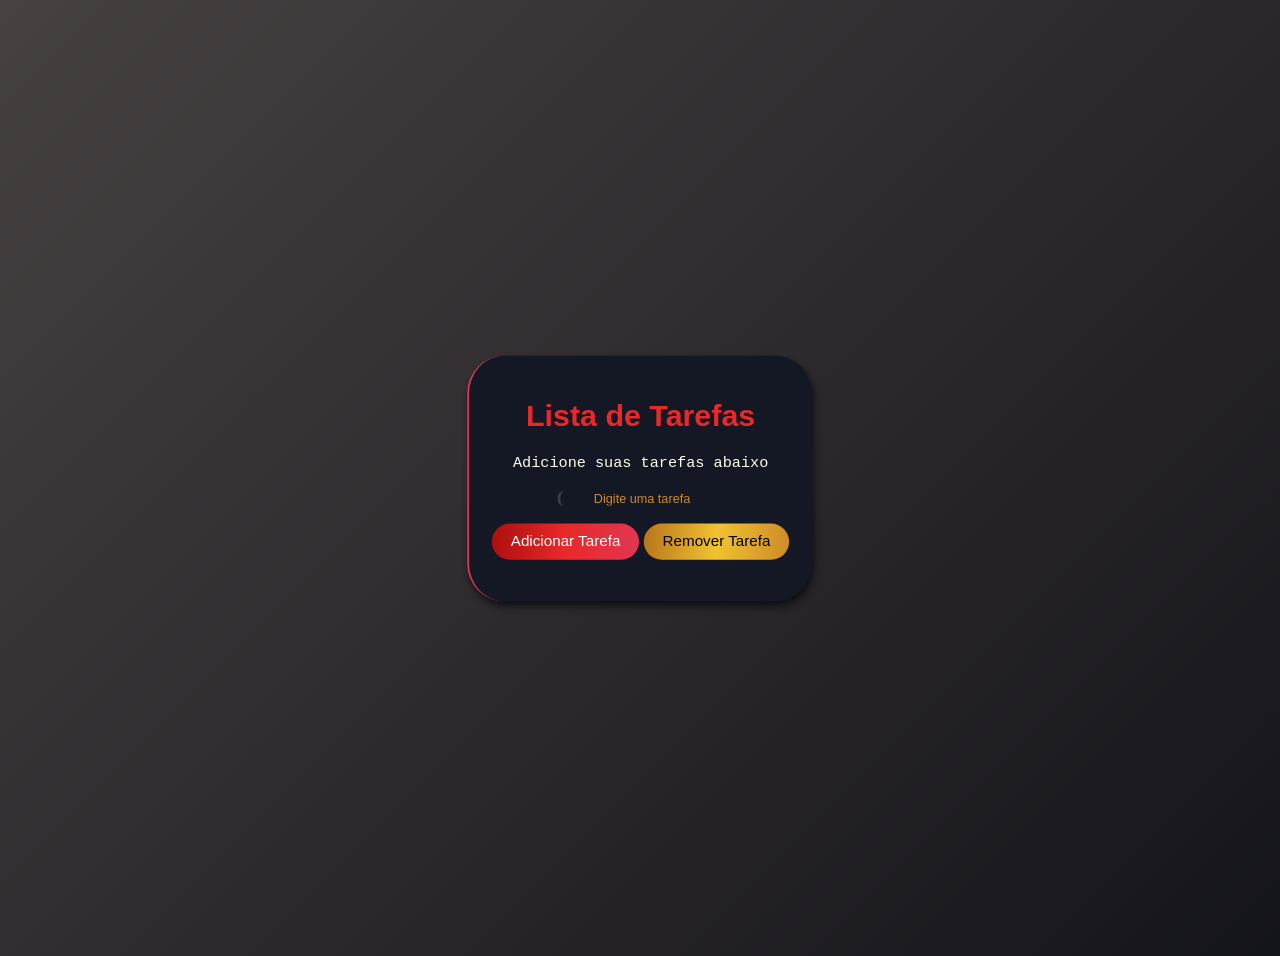
<file: Aula_29-04/index.html>
<!DOCTYPE html>
<html lang="pt">
<head>
    <meta charset="UTF-8">
    <meta name="viewport" content="width=device-width, initial-scale=1.0">
    <title>Lista de Tarefas</title>
    <meta name="description" content="Interface de teste">
    <meta name="author" content="Pedro Silveira">
    <link rel="stylesheet" href="./style.css">
</head>
<body>
    <div class="container">
        <h1>Lista de Tarefas</h1>
        <p>Adicione suas tarefas abaixo</p>
        <!-- <label for="digite">Digite uma tarefa:</label><br> -->
        <input id="digite" type="text" placeholder="Digite uma tarefa">
        <br><button onclick="tarefaAdd()" class="add">Adicionar Tarefa</button>
        <button onclick="tarefaDel()" class="new">Remover Tarefa</button>
        <p id="texto"></p>
    </div>

    <script src="./script.js"></script>
</body>
</html>
</file>
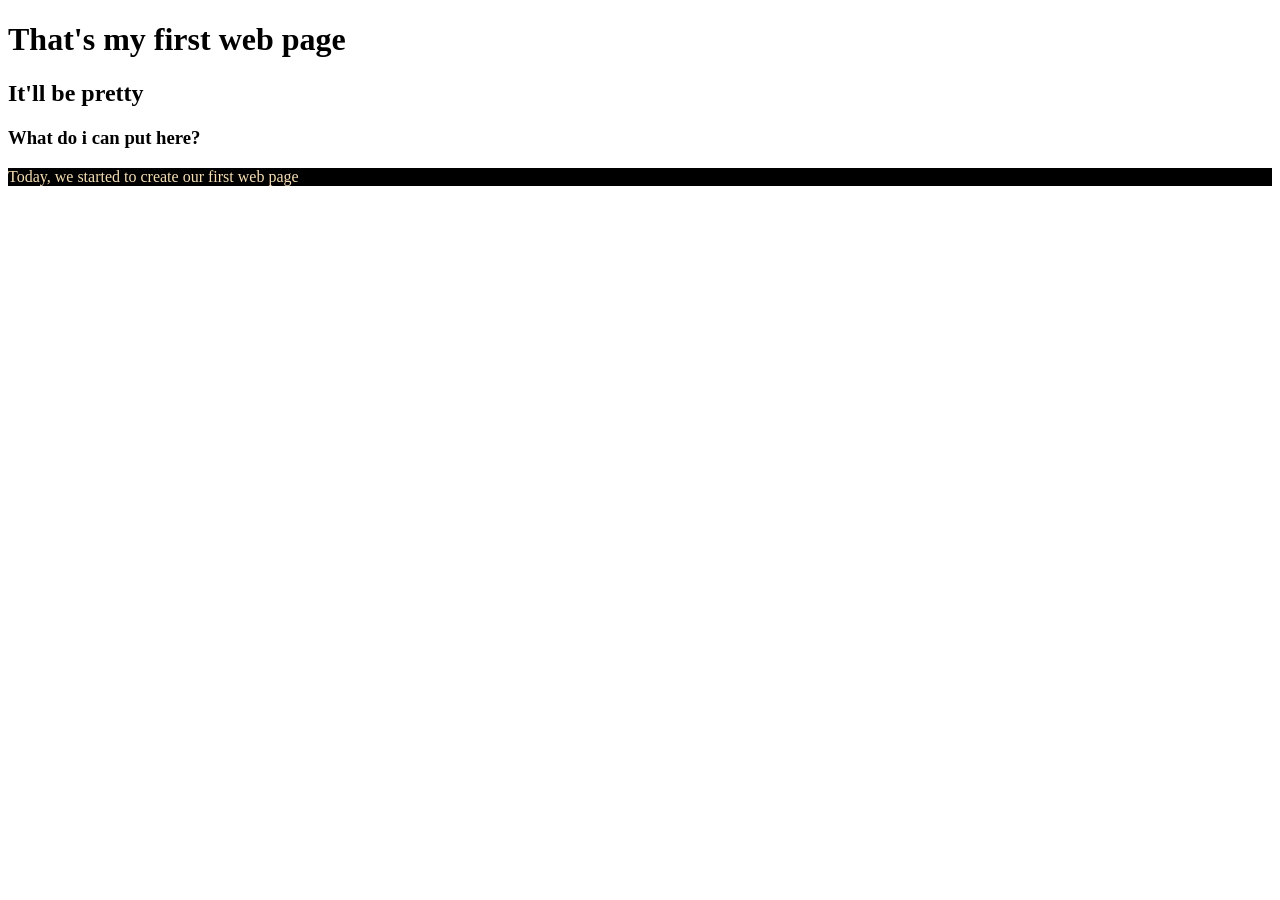
<file: Aula_HTML/index.html>
<!DOCTYPE html>
<html lang="pt">

<head>
    <meta charset="UTF-8">
    <meta name="viewport" content="width-content-width, initial-scale=1.0">
    <title>Aula 1</title>
</head>

<body>
    <h1>That's my first web page</h1>
    <h2>It'll be pretty</h2>
    <h3>What do i can put here?</h3>
    <p style="color: wheat; background-color: black;">Today, we started to create our first web page</p>
</body>

</html>
</file>
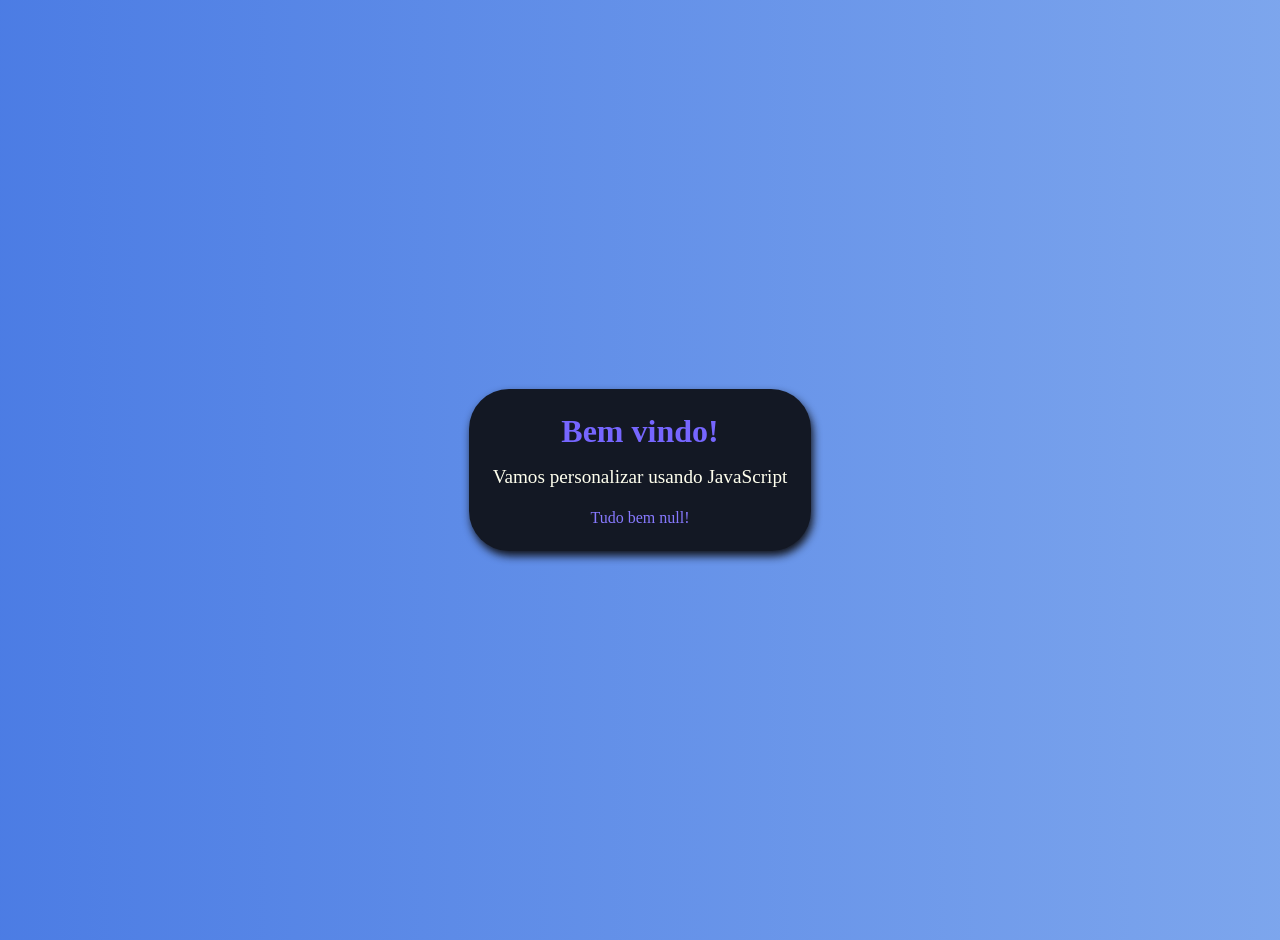
<file: Aula_JavaScript/index.html>
<!DOCTYPE html>
<html lang="pt">
<head>
    <meta charset="UTF-8">
    <meta name="viewport" content="width=device-width, initial-scale=1.0">
    <title>Teste Aula 1</title>
    <meta name="description" content="Interface de teste">
    <meta name="author" content="Pedro Silveira">
    <link rel="stylesheet" href="./style.css">
</head>
<body>
    <div class="container">
        <h1>Bem vindo!</h1>
        <p>Vamos personalizar usando JavaScript</p>
        <div class="saudacao" id="msgSdc">Tudo bem </div>
    </div>

    <script src="./script.js"></script>
</body>
</html>
</file>
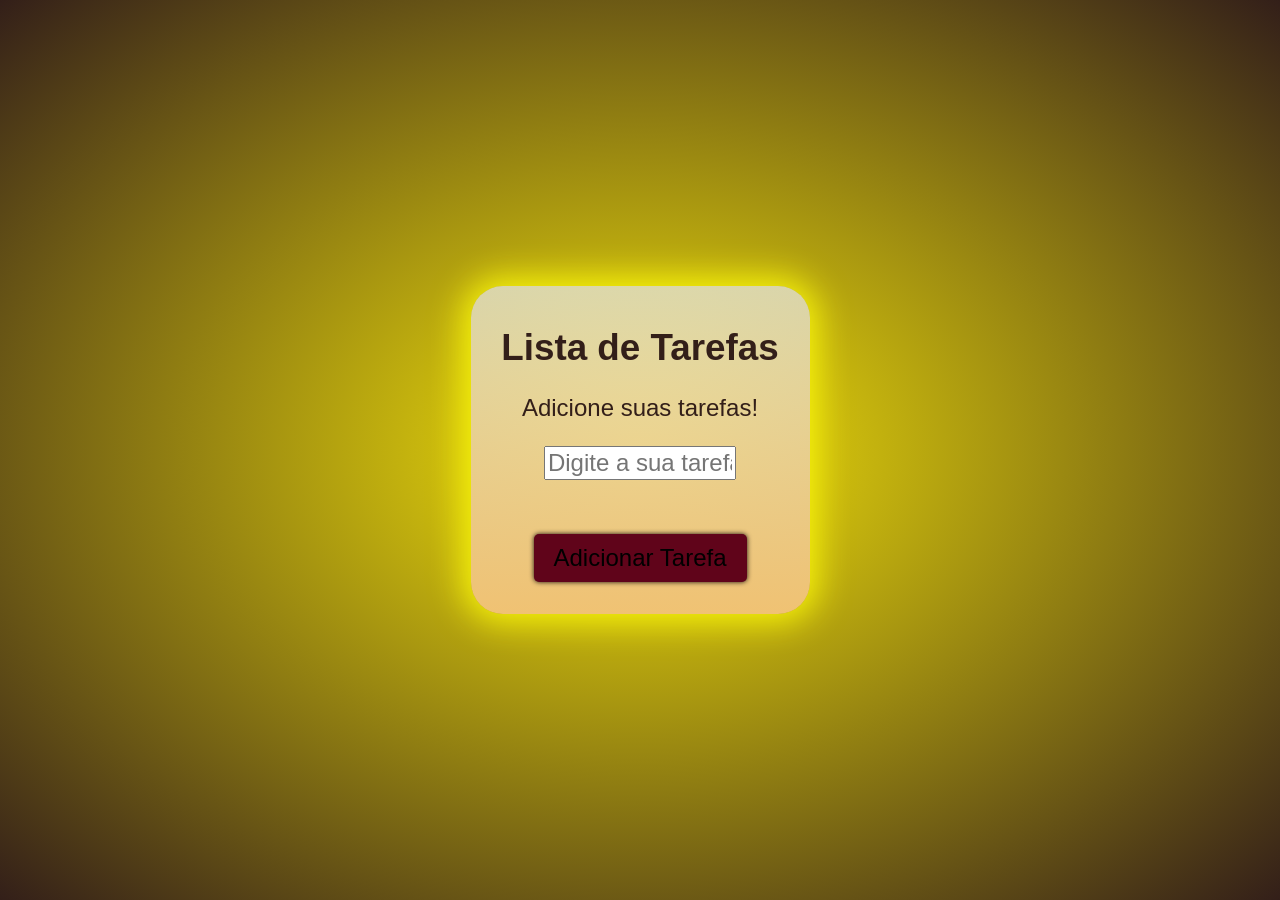
<file: Lista_Tarefas/index.html>
<!DOCTYPE html> <!-- Declara que este é um documento HTML5 padrão -->
<html lang="pt-BR"> <!-- Inicia o documento HTML e define o idioma como Português do Brasil -->



<head> <!-- A tag <head> guarda as configurações da página (informações que não aparecem na tela principal) -->
    <meta charset="UTF-8"> <!-- Permite que a página entenda acentos e caracteres especiais (ex: ç, ã) -->
    <meta name="viewport" content="width=device-width, initial-scale=1.0"> <!-- Faz com que a página se adapte bem a telas de celulares e tablets -->
    <title>Lista de Tarefas</title> <!-- É o título que vai aparecer na aba lá no topo do navegador -->
    <link rel="stylesheet" href="./style.css"> <!-- Conecta a página a um arquivo de estilos (CSS) para deixar o visual bonito -->
</head>

<body> <!-- Tudo que está dentro do <body> é o que o usuário realmente vai ver e interagir na tela -->
    
    <!-- Uma 'div' é como se fosse uma caixa invisível usada para agrupar e organizar os elementos -->
    <div class="container">
        
        <!-- <h1> é usado para o título principal e mais importante da página -->
        <h1>Lista de Tarefas</h1>
        
        <!-- <p> é usado para parágrafos de texto normal -->
        <p>Adicione suas tarefas!</p>

        
        <input type="text" id="inputTarefa" placeholder="Digite a sua tarefa">

        <p id="mensagem"></p>

        <button onclick="adicionarTarefa()">Adicionar Tarefa</button>

       
        
        
        
        <ol id="listaTarefas"></ol>
        
    </div>

    <!-- A tag <script> serve para conectar o nosso arquivo de códigos e lógicas (JavaScript) com esta estrutura (HTML). 
         Colocamos no final do <body> para garantir que toda a parte visual (HTML) seja carregada ANTES do JavaScript tentar interagir com ela. -->
    <script src="script.js"></script> 
</body>

</html>
</file>
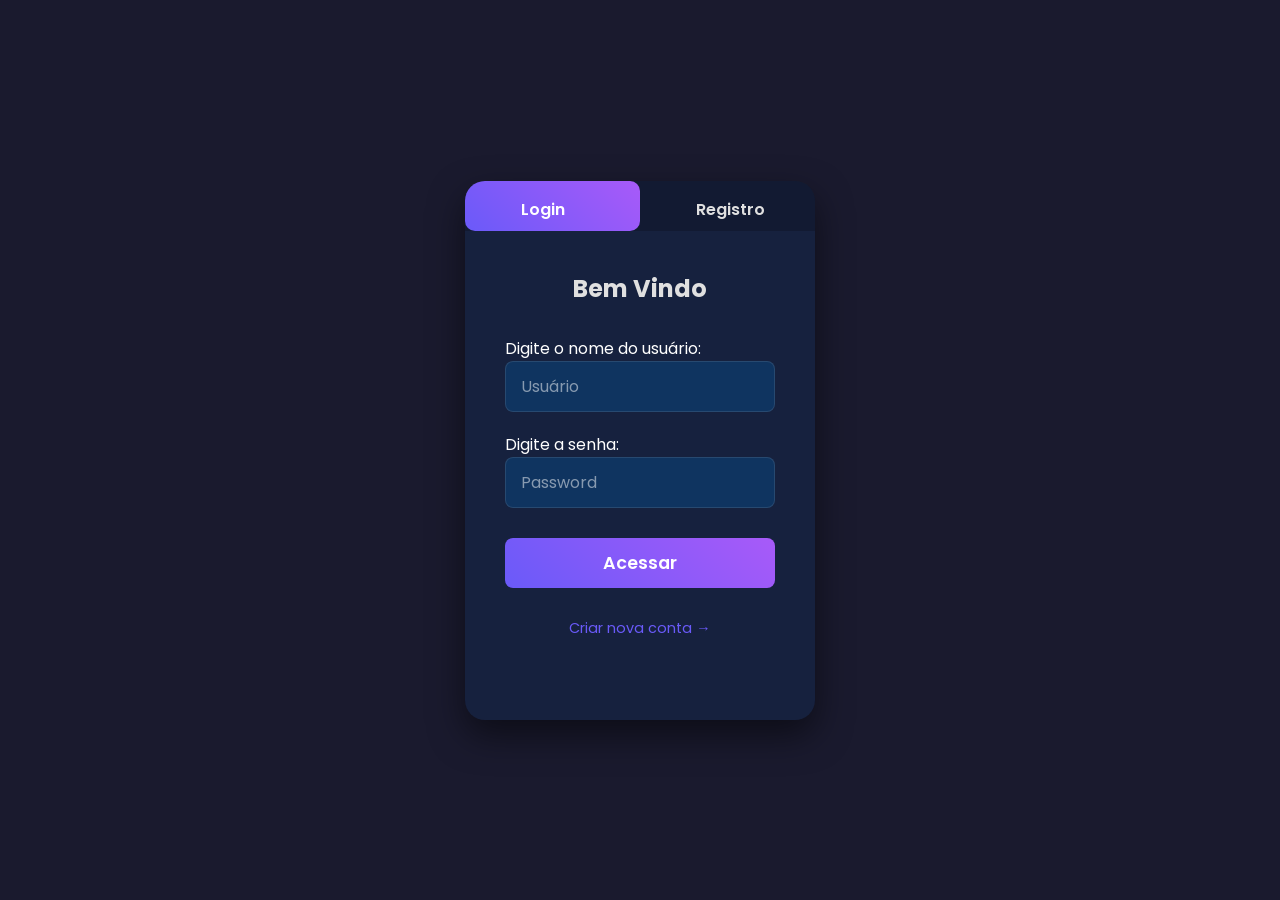
<file: LOGIN_EXEMPLO/index.html>
<!DOCTYPE html>
<html lang="pt-BR">

<head>
    <meta charset="UTF-8">
    <meta name="viewport" content="width=device-width, initial-scale=1.0">
    <title>Login e Registro Deslizante</title>
    <link rel="stylesheet" href="style.css">
</head>

<body>

    <div class="card">
        <div class="aba-box">
            <div class="aba-indicator" id="indicator"></div>
            <div class="aba-btn active" id="btn-login" onclick="abaForm('login')">Login</div>
            <div class="aba-btn" id="btn-register" onclick="abaForm('register')">Registro</div>
        </div>

        <div class="form-wrapper">
            <div class="form-slider" id="slider">

                <form id="form-login" onsubmit="event.preventDefault(); fazerLogin();">
                    <h2>Bem Vindo</h2>

                    <div class="input-group">
                        <label class="digSenha">Digite o nome do usuário:</label>
                        <input type="text" id="login-user" placeholder="Usuário">

                    </div>

                    <div class="input-group ativo">
                        <label class="digSenha">Digite a senha:</label>
                        <input type="password" id="login-pass" placeholder="Password">
                    </div>

                    <button type="submit" class="submit-btn">Acessar</button>
                    <a class="footer-link" onclick="abaForm('register')">Criar nova conta &rarr;</a>
                </form>

                <form id="form-register" onsubmit="event.preventDefault();">
                    <h2>Criar uma conta</h2>

                    <div class="input-group">
                        <input type="text" placeholder="Username">
                    </div>

                    <div class="input-group">
                        <input type="email" placeholder="Email">
                    </div>

                    <div class="input-group">
                        <input type="password" placeholder="Password">
                    </div>

                    <button type="submit" class="submit-btn">Registro</button>
                    <a class="footer-link" onclick="abaForm('login')">&larr; Volta para o login</a>

                    <aside></aside>
                </form>

            </div>
        </div>
    </div>

    <script src="script.js"></script>
</body>

</html>
</file>
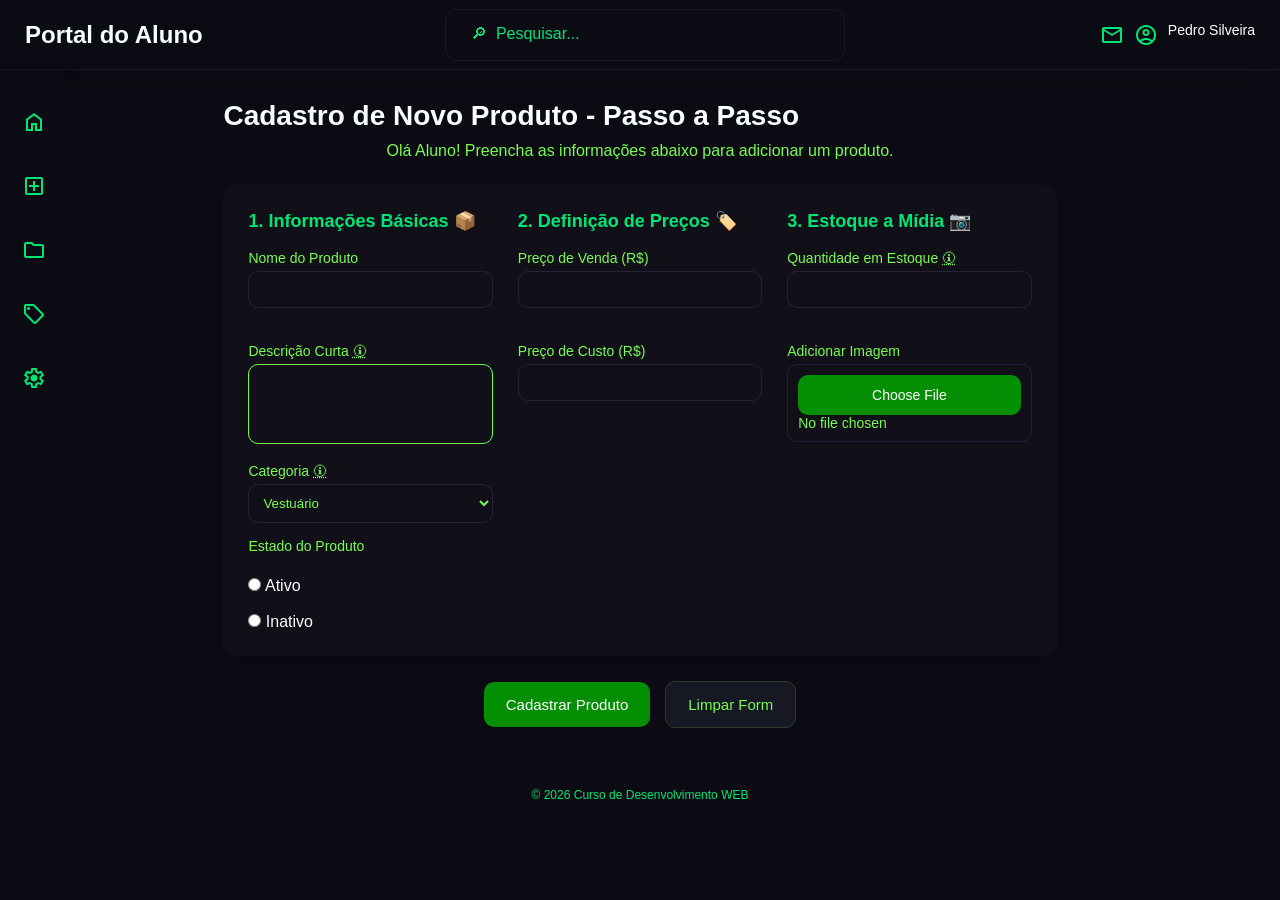
<file: MODELO_Pagina/index.html>
<!DOCTYPE html>
<html lang="pt">
<head>
    <meta charset="UTF-8">
    <meta name="viewport" content="width=device-width, initial-scale=1.0">
    <title>Tela de cadastro</title>
    <link href="https://fonts.googleapis.com/css2?family=Material+Symbols+Outlined" rel="stylesheet">
    <link rel="stylesheet" href="./style.css">
</head>
<body>
    <header class="cima">
        <div class="titulo_cima">Portal do Aluno</div>

        <input class="busca" type="text" id="buscar" placeholder="🔎︎  Pesquisar...">
        <div class="user">
            <div class="icone">mail</div>
            <div class="icone">account_circle</div>
            <p class="nome_aluno">Pedro Silveira</p>
        </div>
    </header>

    <aside class="aba_lateral">
        <div class="menu" onclick="aba('inicio')">
            <div class="icone">home</div>
            <h4 class="nome_menu">Início</h4>
        </div>

        <div class="menu" onclick="aba('c_produtos')">
            <div class="icone">add_box</div>
            <h4 class="nome_menu">Cadastrar produtos</h4>
        </div>

        <div class="menu" onclick="aba('m_produtos')">
            <div class="icone">folder</div>
            <h4 class="nome_menu">Meus Produtos</h4>
        </div>

        <div class="menu" onclick="aba('precos')">
            <div class="icone">sell</div>
            <h4 class="nome_menu">Preços</h4>
        </div>

        <div class="menu" onclick="aba('config')">
            <div class="icone">settings</div>
            <h4 class="nome_menu">Configurações</h4>
        </div>
    </aside>
    
    <main class="principal">
        <section id="inicio" style="display: none;">
            <h1>Olá, bem vindo!</h1>
        </section>

        <section id="c_produtos">
            <h1 class="cadastro">Cadastro de Novo Produto - Passo a Passo</h1>
            <p class="subt">Olá Aluno! Preencha as informações abaixo para adicionar um produto.</p>
            
            <div class="tela_cadastro">
                <div class="form">
                    <h2 class="titulo_info">1. Informações Básicas 📦</h2>
                    <label class="labels">Nome do Produto</label>
                    <input id="nome_prod" class="ipt" type="text">
                    <label class="labels">
                        Descrição Curta 
                        <abbr title="Descreva o produto em poucas palavras"> 🛈</abbr>
                    </label>
                    <textarea id="txt_area" class="txt"></textarea>
                    <label class="labels">
                        Categoria 
                        <abbr title="Selecione o tipo do produto"> 🛈</abbr>
                    </label>
                    <select id="selec" class="slct">
                        <option value="Vestuário">Vestuário</option>
                        <option value="Eletrônicos">Eletrônicos</option>
                        <option value="Alimentos">Alimentos</option>
                    </select>
                    <label class="labels">Estado do Produto</label><br>
                    <input id="rad_opt" class="ipt_radio" type="radio" value="Ativo" id="p1" name="atv">
                    <label ipt_radio for="p1">Ativo</label><br>
                    <br>
                    <input id="rad_opt2" class="ipt_radio" type="radio" value="Inativo" id="p2" name="atv">
                    <label for="p2">Inativo</label>
                </div>


                <div class="form">
                    <h2 class="titulo_info">2. Definição de Preços 🏷️</h2>
                    <label class="labels">Preço de Venda (R$)</label>
                    <input id="preco_venda" class="ipt" type="number">
                    <label class="labels">Preço de Custo (R$)</label>
                    <input id="preco_custo" class="ipt" type="number">
                </div>


                <div class="form">
                    <h2 class="titulo_info">3. Estoque a Mídia 📷</h2>
                    <label class="labels">
                        Quantidade em Estoque
                        <abbr title="Quantidade registrada deste produto no Estoque"> 🛈</abbr>
                    </label>
                    <input id="qtd" class="ipt" type="number">
                    <label class="labels">Adicionar Imagem</label>
                    <input class="up_img" type="file" accept="image/*">
                </div>
            </div>

            <div class="btn">
                <button class="bt1" onclick="cadastrar()">Cadastrar Produto</button>
                <button class="bt2" onclick="limpar()">Limpar Form</button>
            </div>
            <p id="mensagem"></p>
        </section>


        <section id="m_produtos" style="display: none;">
            <h1>Produtos cadastrados</h1>
            <div class="abas">
                <button onclick="filtrar('Todos')">Todos</button>
                <button onclick="filtrar('Vestuário')"> Vestuário</button>
                <button onclick="filtrar('Eletrônicos')">Eletrônicos</button>
                <button onclick="filtrar('Alimentos')">Alimentos</button>
            </div>

            <table>
                <thead>
                    <tr>
                        <th>Nome</th>
                        <th>Categoria</th>
                        <th>Preço</th>
                        <th>Quantidade</th>
                    </tr>
                </thead>
                <tbody id="lista_prod"></tbody>
            </table>

        </section>

        <section id="precos" style="display: none;">
            <h1>Olá, esta é a aba de preços</h1>
        </section>


        <section id="config" style="display: none;">
            <h1>Olá, aba de Configurações</h1>
        </section>
    </main>

    
    <footer>© 2026 Curso de Desenvolvimento WEB</footer>
    <script src="./script.js"></script>
</body>
</html>
</file>
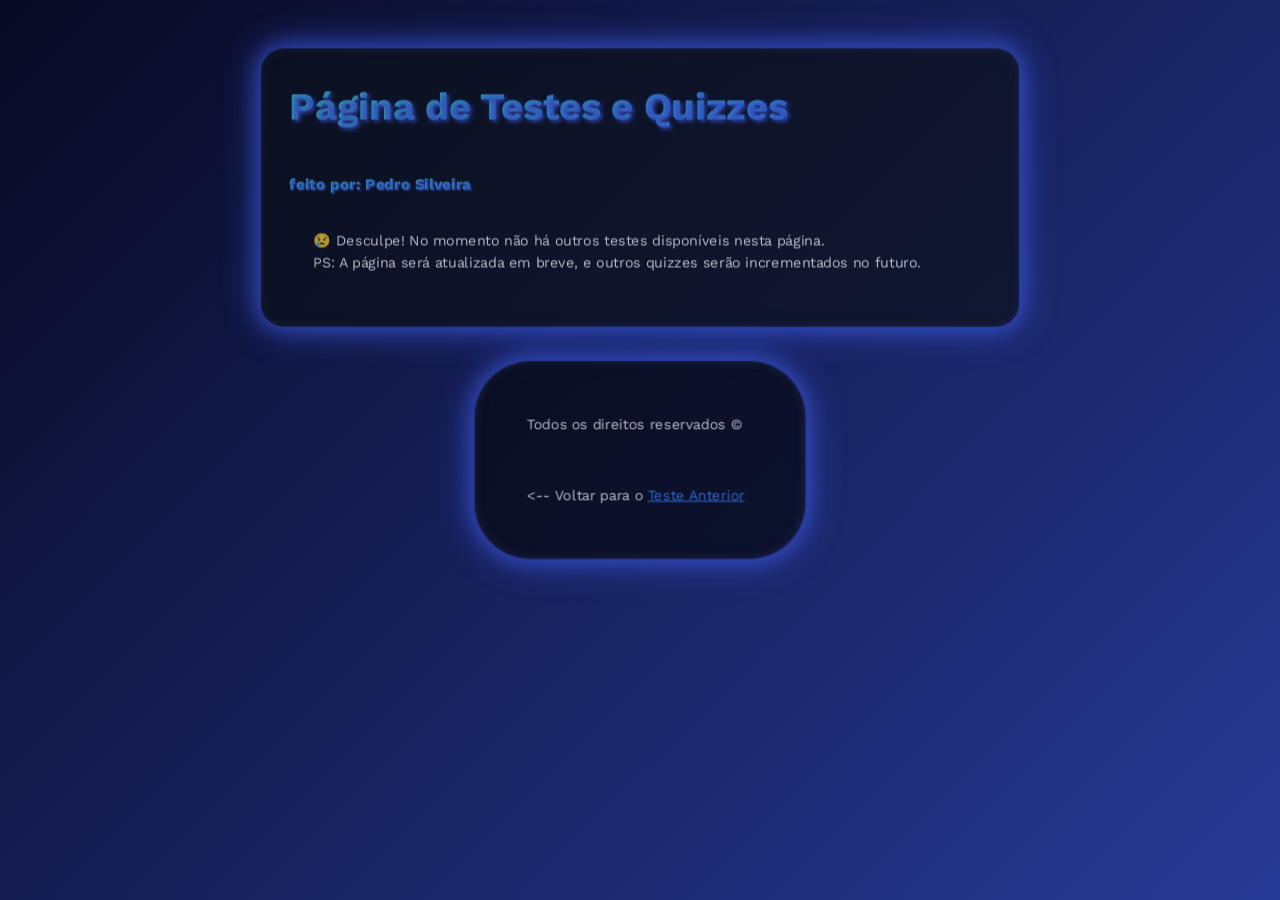
<file: ATV1_HTML/page1.html>
<!DOCTYPE html>
<html lang="pt">
<head>
    <meta charset="UTF-8">
    <meta name="viewport" content="width=device-width, initial-scale=1.0">
    <title>Pág. 1</title>
    <meta name="description" content="Página de testes">
    <meta name="author" content="Pedro Silveira">
    <link rel="stylesheet" href="./style2.css">
</head>
<body>
    <section>
        <h1>Página de Testes e Quizzes</h1><br>
        <h4>feito por: <strong>Pedro Silveira</strong></h4>
        <p>😢 Desculpe! No momento não há outros testes disponíveis nesta página.<br> PS: A página será atualizada em breve, e outros quizzes serão incrementados no futuro.</p>

    </section>
</body>
<footer>
    <section class="footer">
        <p>Todos os direitos reservados ©</p>
        <p> <-- Voltar para o <a class="voltar" href="./index.html" target="_blank">Teste Anterior</a></p>
    </section>
</footer>
</html>
</file>
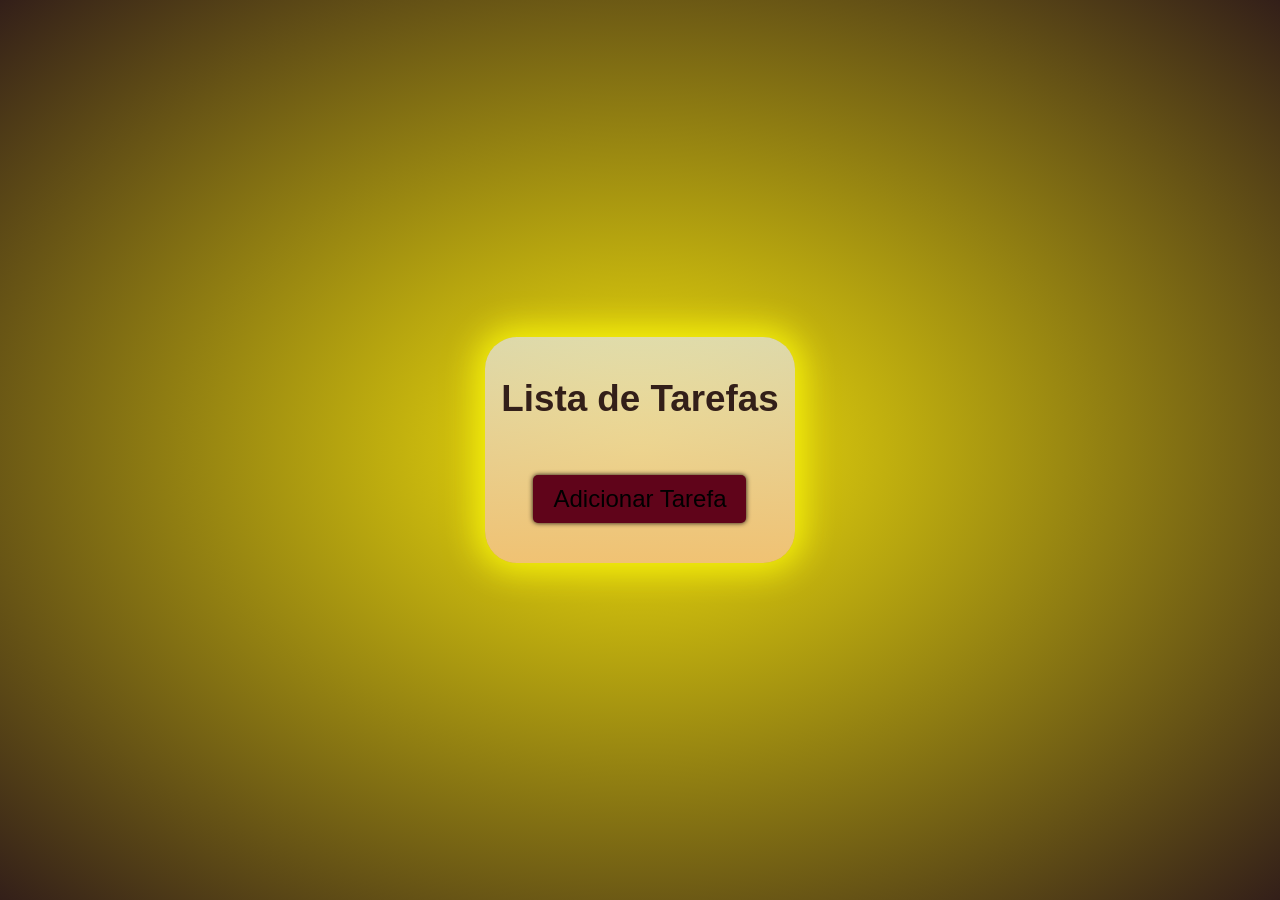
<file: Lista_Tarefas/nova_aba.html>
<!DOCTYPE html> <!-- Declara que este é um documento HTML5 padrão -->
<html lang="pt-BR"> <!-- Inicia o documento HTML e define o idioma como Português do Brasil -->



<head> <!-- A tag <head> guarda as configurações da página (informações que não aparecem na tela principal) -->
    <meta charset="UTF-8"> <!-- Permite que a página entenda acentos e caracteres especiais (ex: ç, ã) -->
    <meta name="viewport" content="width=device-width, initial-scale=1.0"> <!-- Faz com que a página se adapte bem a telas de celulares e tablets -->
    <title>Lista de Tarefas</title> <!-- É o título que vai aparecer na aba lá no topo do navegador -->
    <link rel="stylesheet" href="./style.css"> <!-- Conecta a página a um arquivo de estilos (CSS) para deixar o visual bonito -->
</head>

<body> <!-- Tudo que está dentro do <body> é o que o usuário realmente vai ver e interagir na tela -->
    
    <!-- Uma 'div' é como se fosse uma caixa invisível usada para agrupar e organizar os elementos -->
    <div class="container">
        
        <!-- <h1> é usado para o título principal e mais importante da página -->
        <h1>Lista de Tarefas</h1>
        
        <!-- <p> é usado para parágrafos de texto normal -->
        
        <p id="mensagem"></p>

        <button onclick="criarTarefa()">Adicionar Tarefa</button>
        <p id="mensagem"></p>
        <ol id="listaValores"></ol>
        
    </div>

    <!-- A tag <script> serve para conectar o nosso arquivo de códigos e lógicas (JavaScript) com esta estrutura (HTML). 
         Colocamos no final do <body> para garantir que toda a parte visual (HTML) seja carregada ANTES do JavaScript tentar interagir com ela. -->
    <script src="aba_2.js"></script> 
</body>

</html>
</file>
<file: Aula_29-04/style.css>
body {
    font-family: Verdana, Geneva, Tahoma, sans-serif;
    background: linear-gradient(135deg, #474141 , #14141b);
    padding: 20px;
    align-items: center;
    display: flex;
    height: 100vh;
    justify-content: center;
    color: rgba(255, 254, 249, 0.986);
}

.container {
    align-items: center;
    justify-content: center;
    background-color: rgb(19, 24, 36);
    padding: 1.5rem;
    border-radius: 40px;
    box-shadow: 2px 5px 8px #0e0e11f3;
    transform: scale(0.95);
    border-left: solid 2px #e03753;
}

.container:hover {
    box-shadow: 0 4px 15px #36070f;
    animation: jump 0.4s ease-out;
}

@keyframes jump {
    0% {transform: scale(0.95);}
    90% {transform: scale(1);}
    100% {transform: scale(0.98);}
}

h1 {
    color: #e92929;
    text-align: center;
}

p {
    font-family: 'Times New Roman', Times, serif;
    font-size: 1.2rem;
    color: rgb(255, 253, 235);
    text-align: center;
    margin-bottom: 20px;
}

button.add {
    background: linear-gradient(95deg, #ac0e0e, #e92929, #e03753);
    color: white;
    border: none;
    padding: 10px 20px;
    border-radius: 45px;
    cursor: pointer;
    font-size: 1rem;
    /* display: block;
    margin: 0 auto; */
}

button.add:hover {
    background: linear-gradient(95deg, #080808, #1f1f22, #101414);
    color: #ac0e0e;
    box-shadow: 0 4px 15px #fd5353;
    transform: translateY(-0.8px);
}

button.new {
    background: linear-gradient(95deg, #b8741b, #f0c331, #ce8a25);
    color: rgb(0, 0, 0);
    border: none;
    padding: 10px 20px;
    border-radius: 45px;
    cursor: pointer;
    font-size: 1rem;
    /* display: block;
    margin: 0 auto; */
}

button.new:hover {
    background: linear-gradient(95deg, #080808, #1f1f22, #101414);
    color: #f0c331;
    box-shadow: 0 4px 15px #ce8a25;
    transform: translateY(-0.8px);
}

p {
    font-family: 'Courier New', Courier, monospace;
    font-size: 1rem;
}

input {
    display: block;
    margin: 0 auto;
    border-radius: 25px;
    background-color: rgb(19, 24, 36);
    border: none;
    border-left: solid 3px rgb(57, 65, 66);
    color: #fefff9;
}

input::placeholder {
    text-align: center;
    color: #ce8a25;
}
</file>
<file: Aula_JavaScript/style.css>
* {
    margin: 0;
    padding: 0;
}

body {
    font-family: 'Times New Roman', Times, serif;
    background: linear-gradient(to left, #dcf8ffee, #3f73e2ee);
    padding: 20px;
    background-size: 300% 300%;
    align-items: center;
    display: flex;
    height: 100vh;
    justify-content: center;
    color: rgba(255, 254, 249, 0.986);
}

.container {
    align-items: center;
    background-color: rgb(19, 24, 36);
    padding: 1.5rem;
    border-radius: 40px;
    box-shadow: 2px 5px 8px #0e0e11f3;
}

h1 {
    color: rgb(118, 102, 255);
    text-align: center;
}

p {
    text-align: center;
    color: rgb(255, 255, 238);
    font-size: 1.2rem;
    margin-top: 1rem;
}

.saudacao {
    color: rgb(135, 121, 255);
    margin-top: 1.3rem;
    text-align: center;
}
</file>
<file: Lista_Tarefas/style.css>
body {
    font-family: Arial, sans-serif;
    display: flex;
    justify-content: center;
    align-items: center;
    height: 100vh;
    margin: 0;
    background:radial-gradient(#f6e60a, #331F19) ;
}
.container {
    text-align: center;
    background:linear-gradient(#e4e4dfbf, #f0c273) ;
    padding: 1rem;
    border-radius: 2rem;
    box-shadow: 0rem 0rem 2rem 0.5rem #f6f20a;
}

h1 {
    color: #331F19;
    font-size: 2.3em;
}

p {
    color: #331F19;
    font-size: 1.5em;

}

input[type="text"]  {
    font-size: 1.5rem;
    width: 60%;
 

}

.parHga {
    
    color: #191933;
    font-size: 1.7rem;
}


button {
    background-color: #60041A;
    transition: background-color 0.3s ease;
  
    padding: 0.7rem 2rem;
    margin-top: 30px;   
    padding: 10px 20px;

    border: none;
    border-radius: 5px;
    box-shadow: #160d0a 0px 0px 5px;
    cursor: pointer;
    font-size: 1.5em;
  

    
}
button:hover {
    background-color: #fda335;
}

.botao-ativo {
    background-color: #041660;

}body {
    font-family: Arial, sans-serif;
    display: flex;
    justify-content: center;
    align-items: center;
    height: 100vh;
    margin: 0;
    background:radial-gradient(#f6e60a, #331F19) ;
}
.container {
    text-align: center;
    background:linear-gradient(#e4e4dfbf, #f0c273) ;
    padding: 1rem;
    border-radius: 2rem;
    box-shadow: 0rem 0rem 2rem 0.5rem #f6f20a;
}

h1 {
    color: #331F19;
    font-size: 2.3em;
}

p {
    color: #331F19;
    font-size: 1.5em;

}

input[type="text"]  {
    font-size: 1.5rem;
    width: 60%;
 

}

.parHga {
    
    color: #191933;
    font-size: 1.7rem;
}


button {
    background-color: #60041A;
    transition: background-color 0.3s ease;
  
    padding: 0.7rem 2rem;
    margin-top: 30px;   
    padding: 10px 20px;

    border: none;
    border-radius: 5px;
    box-shadow: #160d0a 0px 0px 5px;
    cursor: pointer;
    font-size: 1.5em;
  

    
}
button:hover {
    background-color: #fda335;
}

.botao-ativo {
    background-color: #041660;

}
</file>
<file: LOGIN_EXEMPLO/style.css>
@import url('https://fonts.googleapis.com/css2?family=Poppins:wght@300;400;500;600;700&display=swap');

:root {
    --primary-color: #6a5af9;
    --secondary-color: #f2f2f2;
    --bg-color: #1a1a2e;
    --card-bg: #16213e;
    --text-color: #e0e0e0;
    --input-bg: #0f3460;
    --btn-text: #fff;
}

* {
    margin: 0;
    padding: 0;
    box-sizing: border-box;
    font-family: 'Poppins', sans-serif;
}

body {
    display: flex;
    justify-content: center;
    align-items: center;
    min-height: 100vh;
    background: var(--bg-color);
}

.card {
    width: 350px;
    background: var(--card-bg);
    border-radius: 20px;
    box-shadow: 0 15px 35px rgba(0, 0, 0, 0.5);
    overflow: hidden; 
}

.aba-box {
    
    position: relative;
    width: 100%;
    height: 50px;
    display: flex;
    background: rgba(0,0,0,0.2);
    
}

.aba-btn {
    width: 50%;
    height: 100%;
    background: transparent;
    border: none;
    color: var(--text-color);
    font-size: 1rem;
    font-weight: 600;
    cursor: pointer;
    z-index: 1; 
    transition: color 0.3s ease;
    padding:  1rem 3.5rem;
}

.aba-btn.active {
    color: var(--btn-text);
}

.aba-indicator {
    position: absolute;
    top: 0;
    left: 0;
    width: 50%;
    height: 100%;
    background: linear-gradient(45deg, var(--primary-color), #a85af9);
    border-radius: 10px;
    transition: transform 0.5s cubic-bezier(0.68, -0.55, 0.27, 1.55);
    z-index: 0;
}

.form-wrapper {
    width: 100%;
    overflow: hidden;
}

.form-slider {
    display: flex;
    width: 200%; 
    transition: transform 0.5s ease-in-out;
}

form {
    width: 50%; 
    padding: 40px;
    display: flex;
    flex-direction: column;
    gap: 20px;
}

form h2 {
    color: var(--text-color);
    text-align: center;
    margin-bottom: 10px;
}

.input-group {
    position: relative;
}

.input-group input {
    width: 100%;
    padding: 12px 15px;
    background: var(--input-bg);
    border: 1px solid rgba(255,255,255,0.1);
    border-radius: 8px;
    color: var(--text-color);
    font-size: 1rem;
    outline: none;
}

.input-group input::placeholder {
    color: rgba(255,255,255,0.5);
}

.input-group.ativo label {
    opacity: 1;
    
}

.digSenha {

    font-size: 1rem;
    color: #ffffff;
}

.submit-btn {
    padding: 12px;
    background: linear-gradient(45deg, var(--primary-color), #a85af9);
    border: none;
    border-radius: 8px;
    color: var(--btn-text);
    font-size: 1.1rem;
    font-weight: 600;
    cursor: pointer;
    transition: transform 0.2s, box-shadow 0.2s;
    margin-top: 10px;
}

.submit-btn:hover {
    transform: translateY(-2px);
    box-shadow: 0 5px 15px rgba(106, 90, 249, 0.4);
}

.footer-link {
    text-align: center;
    margin-top: 10px;
    font-size: 0.9rem;
    color: var(--primary-color);
    cursor: pointer;
    text-decoration: none;
}

.footer-link:hover {
    text-decoration: underline;
}
</file>
<file: MODELO_Pagina/style.css>
* {
    margin: 0;
    padding: 0;
    box-sizing: border-box;
}

body {
    font-family: Arial, Helvetica, sans-serif;
    background-color: #0c0b13;
    color: #f7ffff;
    background-size: auto;
}

.icone {
    font-family: 'Material Symbols Outlined';
    font-size: 24px;
    color: #00e676;
}


.cima {
    background-color: #0b0b14ef;
    height: 70px;
    display: flex;
    align-items: center;
    justify-content: space-between;
    padding: 0 25px;
    border-bottom: 1px solid #9d93f51a;
    box-shadow:0 4px 20px rgba(8, 12, 20, 0.137)
}

.titulo_cima {
    width: 180px;
    font-size: 24px;
    font-weight: bold;
}

.busca {
    width: 400px;
    height: 40px;
    display: flex;
    align-content: center;
    background-color: transparent;
    border: 1px solid #9d93f51a;
    border-radius: 12px;
    outline: none;
    padding: 25px;
    color: #e7ffae;
}

.busca::placeholder {
    text-align: justify;
    color: #00e676;
    font-size: 16px;
}

.user {
    width: 170px;
    display: flex;
    align-items: center;
    justify-content: flex-end;
    gap: 10px;
}

.nome_aluno {
    font-size: 14px;
}

.aba_lateral{
    width:62px;
    height: 800px;
    background:#0b0b14ef;
    padding-top:20px;
    transition: 0.8s;
    overflow:hidden;
    box-shadow:0 4px 20px rgba(6, 8, 15, 0.17);
    position: absolute;
}

.aba_lateral:hover{
    width:230px;
}

.menu{
    display:flex;
    align-items:center;
    gap:18px;
    padding:18px 22px;
    cursor:pointer;
    transition:.25s;
    color:#00e676;
    white-space:nowrap;
}

.menu:hover{
    background:#142510e5;
}

.menu_inicio{
    display:flex;
    align-items:center;
    gap:18px;
    padding:18px 22px;
    cursor:pointer;
    transition:.25s;
    color:#00e676;
    background:rgba(12, 82, 21, 0.267);
    border-left:4px solid #048f04;
}


.principal {
    flex: 1;
    display: flex;
    padding: 30px;
    align-items: center;
    flex-direction: column;
}


.cadastro {
    font-size: 28px;
    margin-bottom: 8px;
    width: 100%;
    max-width: 1000px;
}

.subt {
    color: #78fc50;
    margin-bottom: 25px;
    width: 100%;
    max-width: 1000px;
}

.tela_cadastro {
    width: 100%;
    max-width: 1000px;
    background-color: #13141daf;
    border-radius: 12px;
    padding: 25px;
    display: flex;
    gap: 25px;
    box-shadow:0 4px 20px rgba(6, 8, 15, 0.17);
}

.form {
    flex: 1;
}


.titulo_info {
    font-size: 18px;
    margin-bottom: 18px;
    color: #00e676;
}

.labels {
    color: #78fc50;
    display: block;
    margin-bottom: 5px;
    font-size: 14px;
}

.ipt {
    background-color: transparent;
    color: #78fc50;
    width: 100%;
    max-width: 1000px;
    padding: 10px;
    margin-bottom: 35px;
    border: 1px solid #918bc727;
    border-radius: 10px;
    outline: none;
}

.ipt_radio {
    accent-color: #78fc50;
    cursor: pointer;
}

.txt {
    background-color: transparent;
    color: #78fc50;
    width: 100%;
    max-width: 1000px;
    height: 80px;
    padding: 10px;
    margin-bottom: 15px;
    border: 1px solid #78fc50;
    border-radius: 10px;
    outline: none;
    resize: none;
}


.slct {
    background-color: transparent;
    color: #78fc50;
    width: 100%;
    max-width: 1000px;
    padding: 10px;
    margin-bottom: 15px;
    border: 1px solid #918bc727;
    border-radius: 10px;
    outline: none;
}

.slct::-webkit-keygen-select {
    color: #00e676;
    background-color: #0c0b13;
}

.up_img {
    background-color: transparent;
    color: #78fc50;
    width: 100%;
    padding: 10px;
    font-size: 14px;
    margin-bottom: 15px;
    border: 1px solid #7b6cff27;
    border-radius: 10px;
    outline: none;
    cursor: pointer;
}

.up_img::-webkit-file-upload-button {
    background-color: #048f04;
    width: 100%;
    height: 40px;
    border-radius: 10px;
    display: flex;
    color: #fff;
    outline: none;
    border: none;
}


.btn{
    width: 100%;
    max-width: 1000px;
    display: flex;
    justify-content: center;
    align-items: center;
    gap: 15px;
    margin-top: 25px;
}


.bt1,.bt2{
    padding: 14px 22px;
    border: none;
    border-radius: 10px;
    cursor: pointer;
    font-size: 15px;
    transition: 0.3s;
}


.bt1{
    background-color: #048f04;
    color: white;
}


.bt1:hover{
    background-color: #05aa05;
}

p {
    display: flex;
    align-content: center;
    justify-content: center;
    color: #fff;
    margin-top: 10px;
    margin-bottom: 20px;
}

.bt2{
    background-color: #161824;
    color: #78fc50;
    border: 1px solid #2d3a2d;
}


.bt2:hover{
    background-color: #1f2435;
}


.abas{
    width: 100%;
    max-width: 1000px;
    display: flex;
    gap: 12px;
    margin-top: 20px;
    margin-bottom: 25px;
}


.abas button{
    padding: 15px 18px;
    border: none;
    border-radius: 10px;
    background-color: #161824;
    color: #78fc50;
    cursor: pointer;
    transition: 0.3s;
}


.abas button:hover{
    background-color: #1f2435;
}


.abas button:focus{
    background-color: #048f04;
    color: white;
}

table{
    width: 100%;
    max-width: 1000px;
    border-collapse: collapse;
    background-color: #13141daf;
    border-radius: 12px;
    overflow: hidden;
}


th{
    background-color: #048f04;
    color: white;
    padding: 15px;
}


td{
    padding: 15px;
    text-align: center;
    border-bottom: 1px solid #232533;
    color: #d8ffd8;
}


tr:hover{
    background-color: #1a1d29;
}

p {
    display: flex;
    align-content: center;
    justify-content: center;
    color: #fff;
    margin-top: 10px;
    margin-bottom: 20px;
}

footer {
    text-align: center;
    color: #00e676;
    font-size: 12px;
}
</file>
<file: ATV1_HTML/style2.css>
@import url('https://fonts.googleapis.com/css2?family=Goldman:wght@400;700&family=Space+Grotesk:wght@300..700&family=Work+Sans:ital,wght@0,100..900;1,100..900&display=swap" rel="stylesheet');

* {
    margin: 0;
    padding: 0;
    box-sizing: border-box;
}


body {
    font-family: 'Work Sans', sans-serif;
    background: linear-gradient(135deg,#080922 0%, #3b59e1 55%, #2b379e 75%);
    background-size: 300% 300%;
    animation: gradientBG 15s ease infinite;
    color: #fffffd;
    line-height: 1.6;
    padding: 20px;
    min-height: 100vh; 
}

section {
    background: #0c121b;
    backdrop-filter: blur(10px);
    margin: 20px auto;
    padding: 30px;
    border-radius: 25px;
    max-width: 800px;
    border: 1px solid #3b59e1c2;
    box-shadow: 0 0 20px #3b59e1, 0 0 40px #4361ee, inset 0 0 10px #22223b;
    transform: scale(0.95);
    transform: 0.3s ease-out;
    animation: fadeUp 0.8s ease-out forwards;
}


 @keyframes fadeUp {
    0% {opacity: 1}
    100% {opacity: 0.7}
}



@keyframes sponge {
    0% {transform: scale(0.95);}
    90% {transform: scale(1);}
    100% {transform: scale(0.98);}
} 


section:hover {
    animation: sponge 0.3s ease-out;
}

h1 {
    font-size: 2.5rem;
    text-shadow: 2px 2px 5px #4362eee3;
    background: linear-gradient(to right, #3bd5e1, #3a86ff);
    -webkit-background-clip: text;
    -webkit-text-fill-color: transparent;
    margin-bottom: 10px;
}

h4 {
    font-size: 1rem;
    text-shadow: 1px 1px 2px #4362eee3;
    background: linear-gradient(to right, #3bd5e1, #3a86ff);
    -webkit-background-clip: text;
    -webkit-text-fill-color: transparent;
    margin-bottom: 10px;
}

p {
    font-size: 15px;
    color: #fffffd;
    padding: 25px;
}

section.footer {
    background: #06090eec;
    backdrop-filter: blur(10px);
    margin: 20px auto;
    padding: 30px;
    border-radius: 60px;
    max-width: 350px;
    border: 1px solid #3b59e1c2;
    box-shadow: 0 0 20px #3b59e1, 0 0 40px #4361ee, inset 0 0 10px #22223b;
    transform: scale(0.95);
    transform: 0.3s ease-out;
    animation: fadeUp 0.8s ease-out forwards;
}

a.voltar {
    color: #3a86ff;
}
</file>
